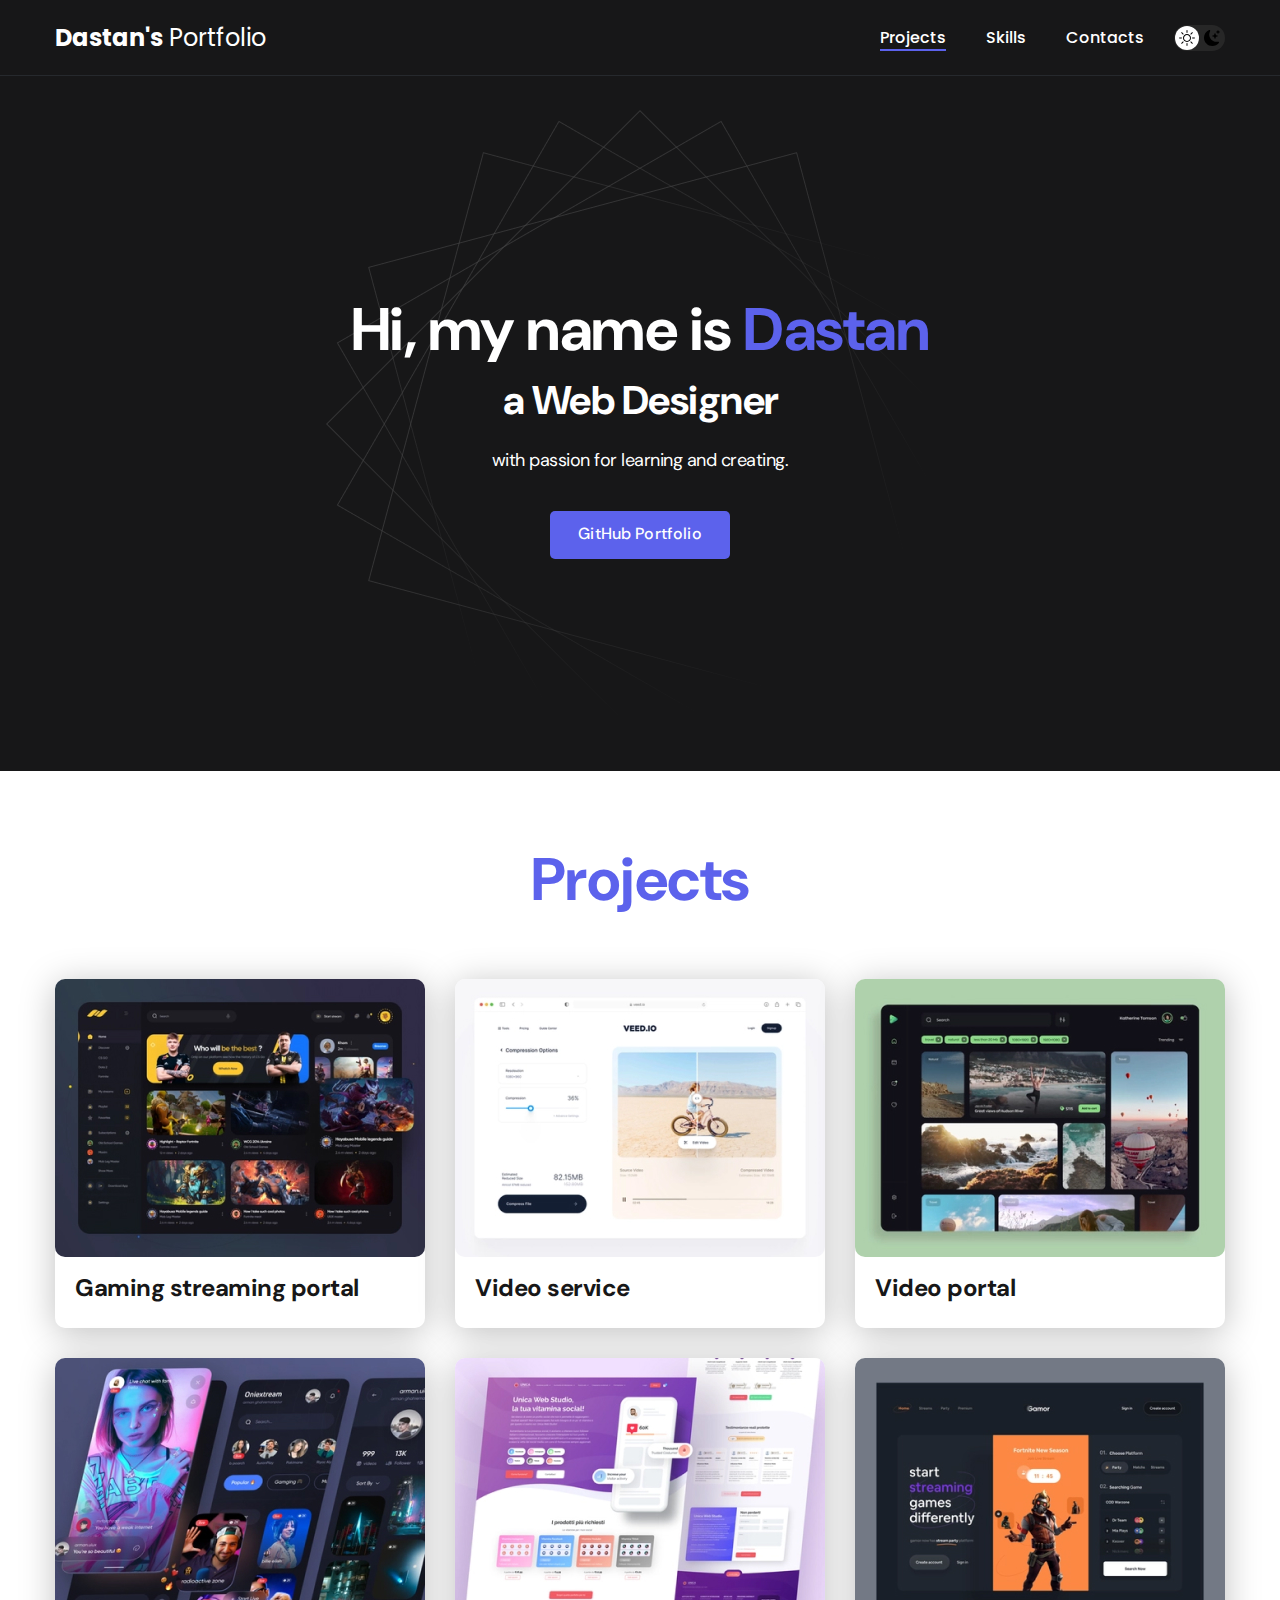
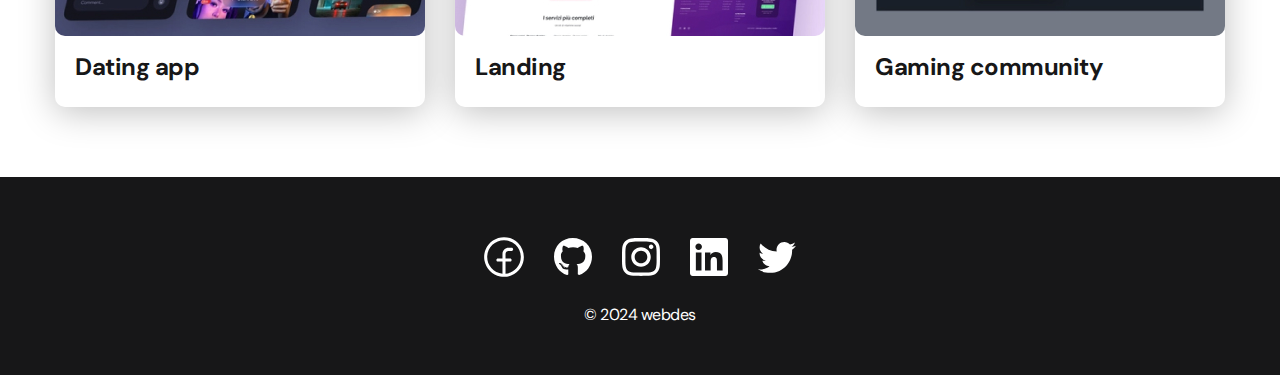
<file: index.html>
<!DOCTYPE html>
<html lang="en">
<head>
    <meta charset="UTF-8">
    <meta name="viewport" content="width=device-width, initial-scale=1.0">
    <title>Darkmode</title>
    <link rel="stylesheet" href="./css/main.css">
</head>
<body>
    <nav class="nav">
        <div class="container">
            <div class="nav-row">
                <a href="./index.html" class="logo"><strong>Dastan's</strong> Portfolio</a>

                <button class="dark-mode-btn">
                    <img class="dark-mode-btn__icon" src="./images/icons/sun.svg" alt="Light mode">
                    <img class="dark-mode-btn__icon" src="./images/icons/moon.svg" alt="Dark mode">
                </button>

                <ul class="nav-list">
                    <li class="nav-list__item"><a class="nav-list__link nav-list__link--active" href="./index.html">Projects</a></li>
                    <li class="nav-list__item"><a class="nav-list__link" href="./skills.html">Skills</a></li>
                    <li class="nav-list__item"><a class="nav-list__link" href="./contacts.html">Contacts</a></li>
                </ul>
            </div>
        </div>
    </nav>

    <header class="header">
        <div class="header__wrapper">
            <h1 class="header__title">
                <strong>Hi, my name is <em> Dastan</em></strong><br>
                a Web Designer
             </h1>
        <div class="header__text">
            <p>with passion for learning and creating.</p>
        </div>
        <a href="https://github.com/DasBek" class="btn">GitHub Portfolio</a>
        </div>
    </header> 

<main class="section">
    <div class="container">
        <h2 class="title-1">Projects</h2>
        <ul class="projects">
            <li class="project">
                <a href="./project-page.html">
                    <img class="project__img" src="./images/01.jpg" alt="Project img">
                    <h3 class="project__title">Gaming streaming portal</h3>
                </a>
            </li>
            <li class="project">
                <a href="./project-page.html">
                    <img class="project__img" src="./images/02.jpg" alt="Project img">
                    <h3 class="project__title">Video service</h3>
                </a>
            </li>
            <li class="project">
                <a href="./project-page.html">
                    <img class="project__img" src="./images/03.jpg" alt="Project img">
                    <h3 class="project__title">Video portal</h3>
                </a>
            </li>
            <li class="project">
                <img class="project__img" src="./images/04.jpg" alt="Project img">
                <h3 class="project__title">Dating app</h3>
            </li>
            <li class="project">
                <img class="project__img" src="./images/05.jpg" alt="Project img">
                <h3 class="project__title">Landing</h3>
            </li>
            <li class="project">
                <img class="project__img" src="./images/06.jpg" alt="Project img">
                <h3 class="project__title">Gaming community</h3>
            </li>
        </ul>
    </div>
</main>

<footer class="footer">
    <div class="container">
        <div class="footer__wrapper">
        <ul class="social">
            <li class="social__item">
                <a href="#!"><img src="./images/icons/facebook.svg" alt="Link"></a>
            </li>
            <li class="social__item">
                <a href="#!"><img src="./images/icons/gitHub.svg" alt="Link"></a>
            </li>
            <li class="social__item">
                <a href="#!"><img src="./images/icons/instagram.svg" alt="Link"></a>
            </li>
            <li class="social__item">
                <a href="#!"><img src="./images/icons/linkedIn.svg" alt="Link"></a>
            </li>
            <li class="social__item">
                <a href="#!"><img src="./images/icons/twitter.svg" alt="Link"></a>
            </li>
        </ul>
        <div class="copyright">
            <p>© 2024 webdes</p>
        </div>
    </div>
    </div>
</footer>

<script src="./js/main.js"></script>


</body>
</html>
</file>
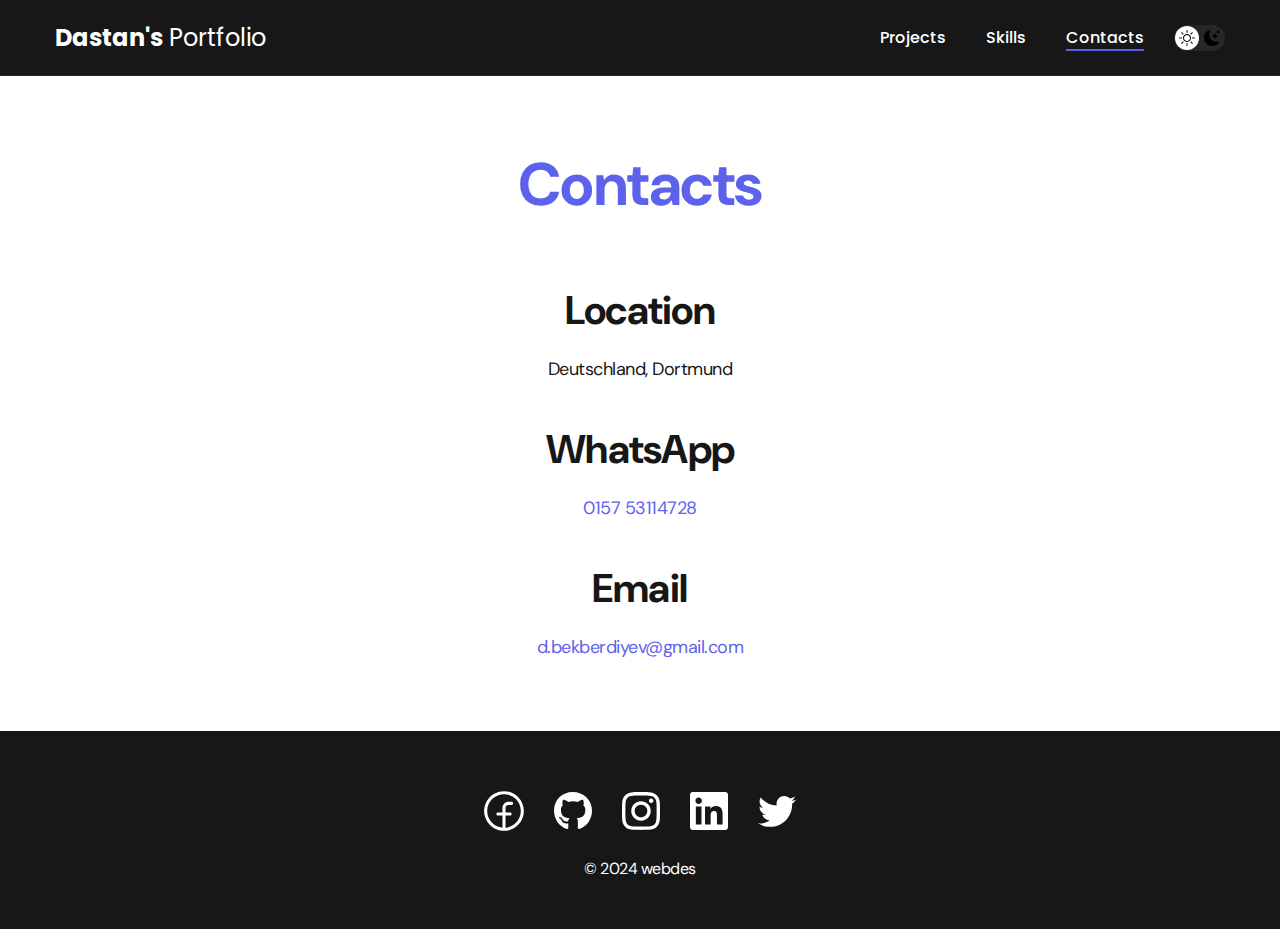
<file: contacts.html>
<!DOCTYPE html>
<html lang="en">
<head>
    <meta charset="UTF-8">
    <meta name="viewport" content="width=device-width, initial-scale=1.0">
    <title>Product page</title>
    <link rel="stylesheet" href="./css/main.css">
</head>
<body>
    <nav class="nav">
        <div class="container">
            <div class="nav-row">
                <a href="./index.html" class="logo"><strong>Dastan's</strong> Portfolio</a>
                <button class="dark-mode-btn">
                    <img class="dark-mode-btn__icon" src="./images/icons/sun.svg" alt="Light mode">
                    <img class="dark-mode-btn__icon" src="./images/icons/moon.svg" alt="Dark mode">
                </button>
                <ul class="nav-list">
                    <li class="nav-list__item"><a class="nav-list__link" href="./index.html">Projects</a></li>
                    <li class="nav-list__item"><a class="nav-list__link" href="./skills.html">Skills</a></li>
                    <li class="nav-list__item"><a class="nav-list__link nav-list__link--active" href="./contacts.html">Contacts</a></li>
                </ul>
            </div>
        </div>
    </nav>



<main class="section">
    <div class="container">
            <h1 class="title-1">Contacts</h1>

            <ul class="content-list">
                <li class="content-list__item">
                    <h2 class="title-2">Location</h2>
                    <p>Deutschland, Dortmund</p>
                </li>
                <li class="content-list__item">
                    <h2 class="title-2">WhatsApp</h2>
                     <p><a href="tel:015753114728">0157 53114728</a></p>
                </li>
                <li class="content-list__item">
                    <h2 class="title-2">Email</h2>
                    <p><a href="mailto:d.bekberdiyev@gmail.com">d.bekberdiyev@gmail.com</a></p>
                </li>
            </ul>
    </div>
</main>




<footer class="footer">
    <div class="container">
        <div class="footer__wrapper">
        <ul class="social">
            <li class="social__item">
                <a href="#!"><img src="./images/icons/facebook.svg" alt="Link"></a>
            </li>
            <li class="social__item">
                <a href="#!"><img src="./images/icons/gitHub.svg" alt="Link"></a>
            </li>
            <li class="social__item">
                <a href="#!"><img src="./images/icons/instagram.svg" alt="Link"></a>
            </li>
            <li class="social__item">
                <a href="#!"><img src="./images/icons/linkedIn.svg" alt="Link"></a>
            </li>
            <li class="social__item">
                <a href="#!"><img src="./images/icons/twitter.svg" alt="Link"></a>
            </li>
        </ul>
        <div class="copyright">
            <p>© 2024 webdes</p>
        </div>
    </div>
    </div>
</footer>



<script src="./js/main.js"></script>

</body>
</html>
</file>
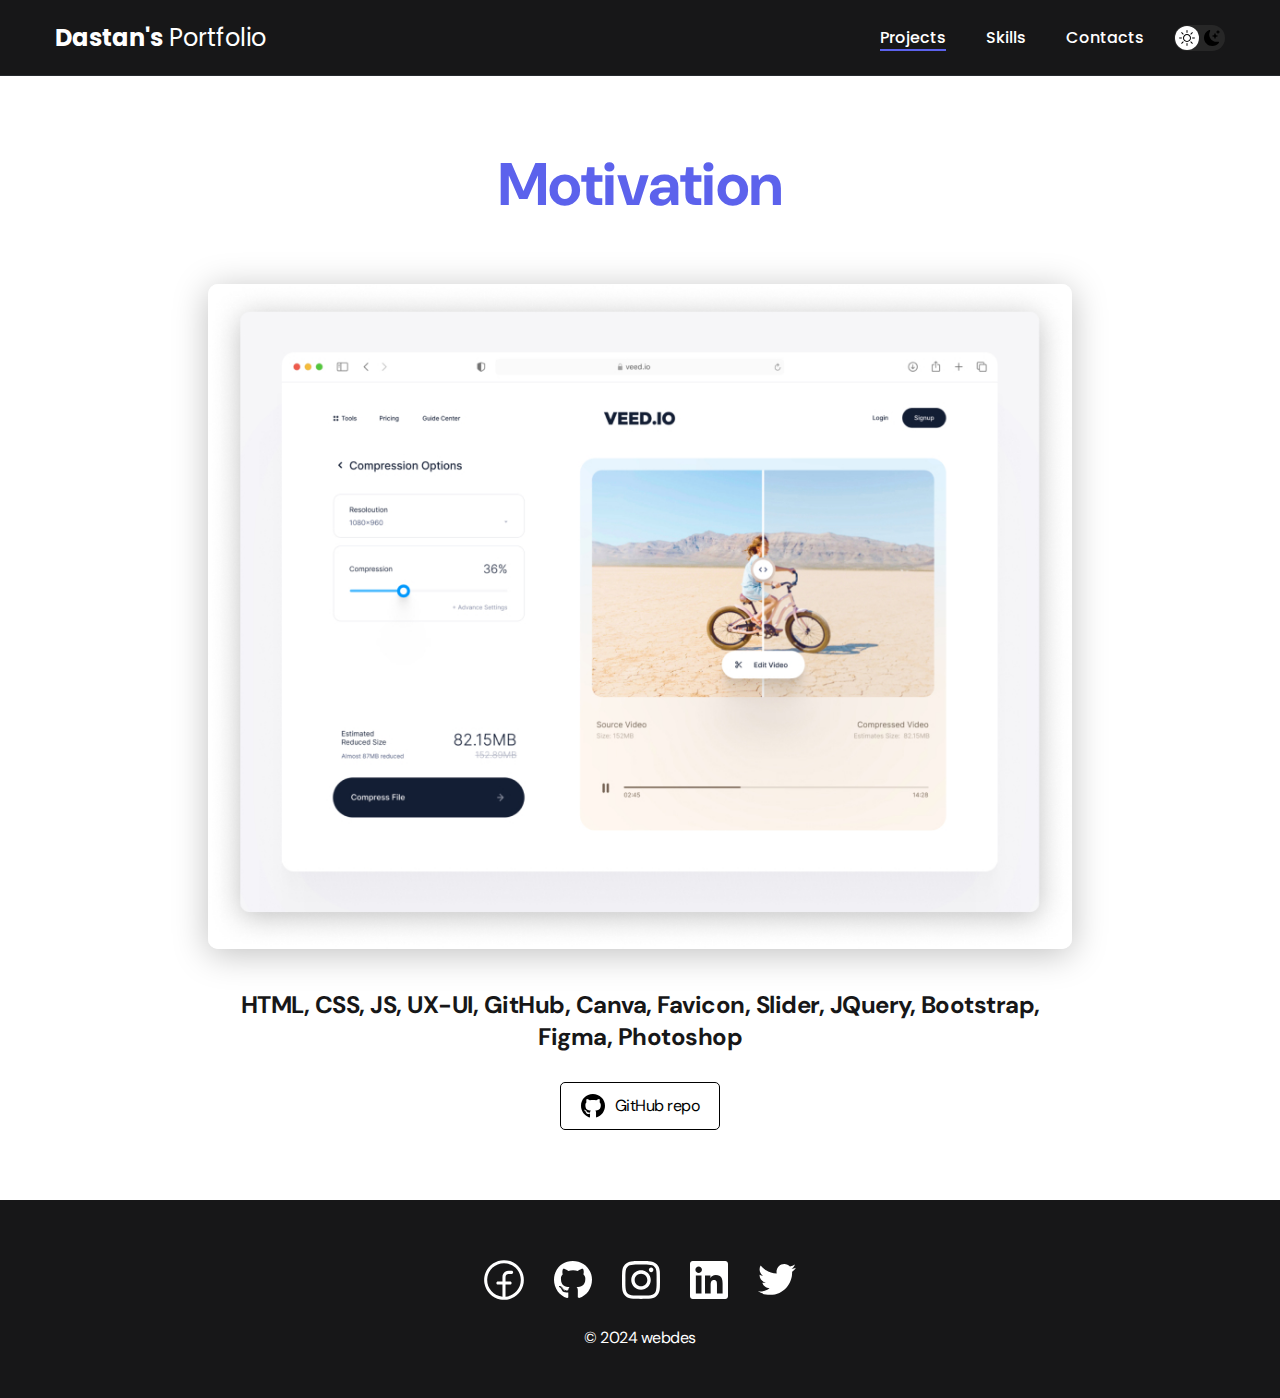
<file: project-page.html>
<!DOCTYPE html>
<html lang="en">
<head>
    <meta charset="UTF-8">
    <meta name="viewport" content="width=device-width, initial-scale=1.0">
    <title>Product page</title>
    <link rel="stylesheet" href="./css/main.css">
</head>
<body>
    <nav class="nav">
        <div class="container">
            <div class="nav-row">
                <a href="./index.html" class="logo"><strong>Dastan's</strong> Portfolio</a>
                <button class="dark-mode-btn">
                    <img class="dark-mode-btn__icon" src="./images/icons/sun.svg" alt="Light mode">
                    <img class="dark-mode-btn__icon" src="./images/icons/moon.svg" alt="Dark mode">
                </button>
                <ul class="nav-list">
                    <li class="nav-list__item"><a class="nav-list__link nav-list__link--active" href="./project-page.html">Projects</a></li>
                    <li class="nav-list__item"><a class="nav-list__link" href="./scills.html">Skills</a></li>
                    <li class="nav-list__item"><a class="nav-list__link" href="./contacts.html">Contacts</a></li>
                </ul>
            </div>
        </div>
    </nav>



<main class="section">
    <div class="container">
        <div class="project-details">

            <h1 class="title-1">Motivation</h1>
            
            <img class="project-details__cover" src="./images/projects/02.jpg" alt="">
            
            <div class="project-details__desc">
                <p>HTML, CSS, JS, UX-UI, GitHub, Canva, Favicon, Slider, JQuery, Bootstrap, Figma, Photoshop</p>
            </div>

                <a class="btn-outline" href="#!">
                    <img src="./images/icons/gitHub-black.svg" alt="">
                    GitHub repo
                </a>

        </div>
    </div>
</main>




<footer class="footer">
    <div class="container">
        <div class="footer__wrapper">
        <ul class="social">
            <li class="social__item">
                <a href="#!"><img src="./images/icons/facebook.svg" alt="Link"></a>
            </li>
            <li class="social__item">
                <a href="#!"><img src="./images/icons/gitHub.svg" alt="Link"></a>
            </li>
            <li class="social__item">
                <a href="#!"><img src="./images/icons/instagram.svg" alt="Link"></a>
            </li>
            <li class="social__item">
                <a href="#!"><img src="./images/icons/linkedIn.svg" alt="Link"></a>
            </li>
            <li class="social__item">
                <a href="#!"><img src="./images/icons/twitter.svg" alt="Link"></a>
            </li>
        </ul>
        <div class="copyright">
            <p>© 2024 webdes</p>
        </div>
    </div>
    </div>
</footer>



<script src="./js/main.js"></script>

</body>
</html>
</file>
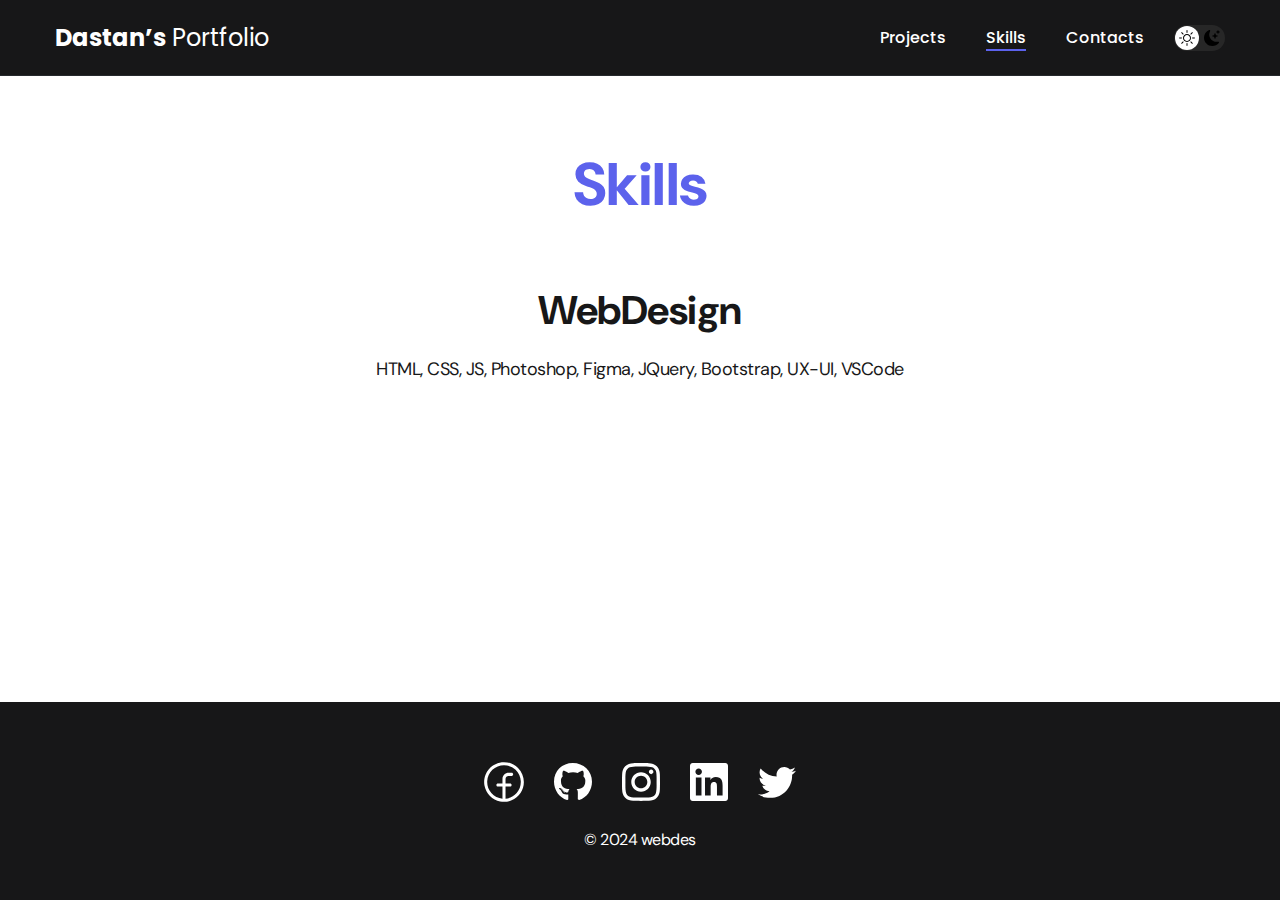
<file: skills.html>
<!DOCTYPE html>
<html lang="en">
<head>
    <meta charset="UTF-8">
    <meta name="viewport" content="width=device-width, initial-scale=1.0">
    <title>Skills</title>
    <link rel="stylesheet" href="./css/main.css">
</head>
<body>
    <nav class="nav">
        <div class="container">
            <div class="nav-row">
                <a href="./index.html" class="logo"><strong>Dastan&rsquo;s</strong> Portfolio</a>
                <button class="dark-mode-btn">
                    <img class="dark-mode-btn__icon" src="./images/icons/sun.svg" alt="Light mode">
                    <img class="dark-mode-btn__icon" src="./images/icons/moon.svg" alt="Dark mode">
                </button>
                <ul class="nav-list">
                    <li class="nav-list__item"><a class="nav-list__link" href="./index.html">Projects</a></li>
                    <li class="nav-list__item"><a class="nav-list__link nav-list__link--active" href="./skills.html">Skills</a></li>
                    <li class="nav-list__item"><a class="nav-list__link" href="./contacts.html">Contacts</a></li>
                </ul>
            </div>
        </div>
    </nav>



<main class="section">
    <div class="container">
            <h1 class="title-1">Skills</h1>
            <ul class="content-list">
                <li class="content-list__item">
            <h2 class="title-2">WebDesign</h2>
            <p>HTML, CSS, JS, Photoshop, Figma, JQuery, Bootstrap, UX-UI, VSCode</p>
                </li>
            </ul>
    </div>
</main>




<footer class="footer">
    <div class="container">
        <div class="footer__wrapper">
        <ul class="social">
            <li class="social__item">
                <a href="#!"><img src="./images/icons/facebook.svg" alt="Link"></a>
            </li>
            <li class="social__item">
                <a href="#!"><img src="./images/icons/gitHub.svg" alt="Link"></a>
            </li>
            <li class="social__item">
                <a href="#!"><img src="./images/icons/instagram.svg" alt="Link"></a>
            </li>
            <li class="social__item">
                <a href="#!"><img src="./images/icons/linkedIn.svg" alt="Link"></a>
            </li>
            <li class="social__item">
                <a href="#!"><img src="./images/icons/twitter.svg" alt="Link"></a>
            </li>
        </ul>
        <div class="copyright">
            <p>© 2024 webdes</p>
        </div>
    </div>
    </div>
</footer>



<script src="./js/main.js"></script>

</body>
</html>
</file>
<file: css/main.css>
@import "./reset.css";
@import url('https://fonts.googleapis.com/css2?family=DM+Sans:ital,opsz,wght@0,9..40,500;0,9..40,700;1,9..40,300&family=Poppins:wght@400;500;700&display=swap');


/* font-family: 'DM Sans', sans-serif;

font-family: 'Poppins', sans-serif; */

/* *{
    border: 1px solid red; для новичков
} */

:root{
    --blackpure: #000;
    --black: #171718;
    --black-border: #26292D;
    --white: #fff;
    --purple: #5C62EC;

    --text-color: var(--black);

    --dark-bg: var(--black);
    --dark-border: var(--black-border);
    --header-text: var(--white);
    --accent: var(--purple);

    --page-bg: var(--white);
    --text-color: var(--black);

    --title-1: var(--accent);

    --project-card-bg: var(--white);
    --project-card-text: var(--black);
    --box-shadow: 0px 5px 35px 0px rgba(0, 0, 0, 0.25);
}

/*Light mode*/

.dark{
    --page-bg: #252526;
    --text-color: var(--white);
    --title-1: var(--white);
    --project-card-bg: var(--black);
    --project-card-text: var(--white);
    --box-shadow: 0px 5px 35px 0px rgba(0, 0, 0, 0.8);
}

html, body{
    display: flex;
    flex-direction: column;
    min-height: 100vh;
    font-family: 'DM Sans', sans-serif;
    letter-spacing: -0.5px;

    background-color: var(--page-bg);
    color: var(--text-color);
}

/*General*/

.container{
    margin: 0 auto;
    padding: 0 15px;
    max-width: 1200px;
}

.none{
    display: none !important;
}


.section{
    padding: 70px 0;
}

.title-1{
    margin-bottom: 60px;
    font-size: 60px;
    font-weight: 700;
    line-height: 1.3;
    color: var(--title-1);
    text-align: center;
}

.title-2{
    margin-bottom: 20px;
    font-size: 40px;
    font-weight: 700;
    line-height: 1.3;
}

/*Nav*/

.nav{
    padding: 20px 0;
    border-bottom: 1px solid var(--dark-border);
    background-color: var(--dark-bg);
    color: var(--header-text);
    letter-spacing: normal;
}

.nav-row{
    display: flex;
    justify-content: flex-end;
    align-items: center;
    column-gap: 30px;
    row-gap: 20px;
    flex-wrap: wrap;
}

.logo{
    margin-right: auto;
    color: var(--header-text);
    font-size: 24px;
    font-family: 'Poppins', sans-serif;
}

.logo strong{
    font-weight: 700;
}

.nav-list{
    display: flex;
    flex-wrap: wrap;
    row-gap: 10px;
    align-items: center;
    column-gap: 40px;
    font-size: 16px;
    font-weight: 500;
    font-family: 'Poppins', sans-serif;
}

.nav-list__link{
    color: var(--header-text);
}

.nav-list__link:hover{
    opacity: 0.8;
    transition: opacity 0.2s ease-in;
}

.nav-list__link--active{
    position: relative;
}

.nav-list__link--active::before{
    content: "";
    position: absolute;
    left: 0;
    top: 100%;
    display: block;
    height: 2px;
    width: 100%;
    background-color: var(--accent);
}

/*Dark mode*/

.dark-mode-btn{
    order: 9;
    position: relative;
    display: flex;
    justify-content: space-between;
    width: 51px;
    height: 26px;
    padding: 5px;

    border-radius: 50px;
    background-color: #272727;
}

.dark-mode-btn::before{
    content: "";
    position: absolute;
    top: 1px;
    left: 1px;
    display: block;
    width: 24px;
    height: 24px;
    border-radius: 50%;
    background-color: var(--white);
    transition: left 0.2s ease-in;
}

.dark-mode-btn--active::before{
    left: 26px;
}

.dark-mode-btn__icon{
    position: relative;
    z-index: 9;
}

/*Header*/

.header{
    padding: 40px 0;
    min-height: 695px;
    display: flex;
    justify-content: center;
    align-items: center;
    background-color: var(--dark-bg);
    background-image: url('./../images/header-bg.png');
    background-repeat: no-repeat;
    background-size: auto;
    background-position: center center;
    color: var(--header-text);
    text-align: center;
}

.header__wrapper{
    padding: 0 15;
    max-width: 630px;
}

.header__title{
    margin-bottom: 20px;
    font-size: 40px;
    font-weight: 700;
    line-height: 1.4;
}

.header__title strong{
    font-size: 60px;
    font-weight: 700;
}

.header__title em{
    font-style: normal;
    color: var(--accent);
}

.header__text{
    margin-bottom: 40px;
    font-size: 18px;
    line-height: 1.333;
}

.header__text p + p{
    margin-top: 1em;
}

/*Button*/

.btn{
    display: inline-block;
    height: 48px;
    padding: 12px 28px;
    border-radius: 5px;
    background-color: var(--accent);
    color: var(--white);
    letter-spacing: 0.15px;
    font-size: 16px;
    font-weight: 500;
    transition: opacity 0.2s ease-in;
}

.btn:hover{
    opacity: 0.8;
}

.btn:active{
    position: relative;
    top: 1px;
}

/*Btn outline*/

.btn-outline{
    display: flex;
    column-gap: 10px;
    align-items: center;
    height: 48px;
    padding: 12px 20px;
    border-radius: 5px;
    border: 1px solid var(--blackpure);
    background-color: var(--white);
    color: var(--blackpure);
    transition: opacity 0.2s ease-in;
}

.btn-outline:hover{
    opacity: 0.8;
}

.btn-outline:active{
    position: relative;
    top: 1px;
}


/*Projects*/


.projects{
    display: flex;
    flex-wrap: wrap;
    justify-content: center;
    column-gap: 30px;
    row-gap: 30px;
}
.project{
    max-width: 370px;
    background-color: var(--project-card-bg);
    box-shadow: var(--box-shadow);
    border-radius: 10px;
}
.project__img{
    border-radius: 10px;
}
.project__title{
    padding: 15px 20px 25px;
    font-weight: 700;
    font-size: 24px;
    line-height: 1.3;
    color: var(--project-card-text);
}

/*Project details*/

.project-details{
    max-width: 865px;
    margin: 0 auto;
    display: flex;
    flex-direction: column;
    align-items: center;
    text-align: center;
    box-shadow:rgba(0, 0, 0, 0.8)
}

.project-details__cover{
    max-width: 100%;
    margin-bottom: 40px;
    border-radius: 10px;
    box-shadow: 0px 5px 35px 0px rgba(0, 0, 0, 0.25);
}
.project-details__desc{
    margin-bottom: 30px;
    font-size: 24px;
    font-weight: 700;
    line-height: 1.3; 
}

/*Content list*/

.content-list{
    margin: 0 auto;
    max-width: 570px;
    display: flex;
    flex-direction: column;
    align-items: center;
    row-gap: 40px;
    text-align: center;
}

.content-list a{
    color: var(--accent)
}

.content-list__item{
    font-size: 18px;
    line-height: 1.5;
}

.content-list__item p + p{
    margin-top: 0.5em;
}

/*Footer*/

.footer{
    margin-top: auto;
    padding: 60px 0 50px;
    background-color: var(--dark-bg);
    color: var(--header-text);
}

.footer__wrapper{
    display: flex;
    flex-direction: column;
    align-items:center;
    row-gap: 27px;
}

.social{
    display: flex;
    column-gap: 30px;
    align-items: center;
}

.copyright{
    font-size: 16px;
}

.copyright p + p{
    margin-top: 0.5em;
}

/*Mediaquery*/

@media(max-width: 620px){
    .header{
        min-height: unset;
    }
    
    .header__title{
        font-size: 30px;
    }
    .header__title strong{
        font-size: 40px;
    }

    .nav-row{
        justify-content: space-between;
    }

    .dark-mode-btn{
        order: 0;
    }

    .section{
        padding: 40px 0;
    }

    .title-1 {
        margin-bottom: 30px;
        font-size: 40px;
    }

    .title-2{
        margin-bottom: 10px;
        font-size: 30px;
    }
    .project__title{
        font-size: 22px;
    }

    .project-details__desc{
        margin-bottom: 20px;
        font-size: 22px;
    }

    .footer{
        padding: 40px 0 30px;
    }

    .footer__wrapper{
        row-gap: 20px;
    }

    .social{
        column-gap: 20px
    }

    .social__item{
        width: 28px;
    }

    .content-list{
        row-gap: 20px;
    }

    .content-list__item{
        font-size: 16px;
    }


}
</file>
